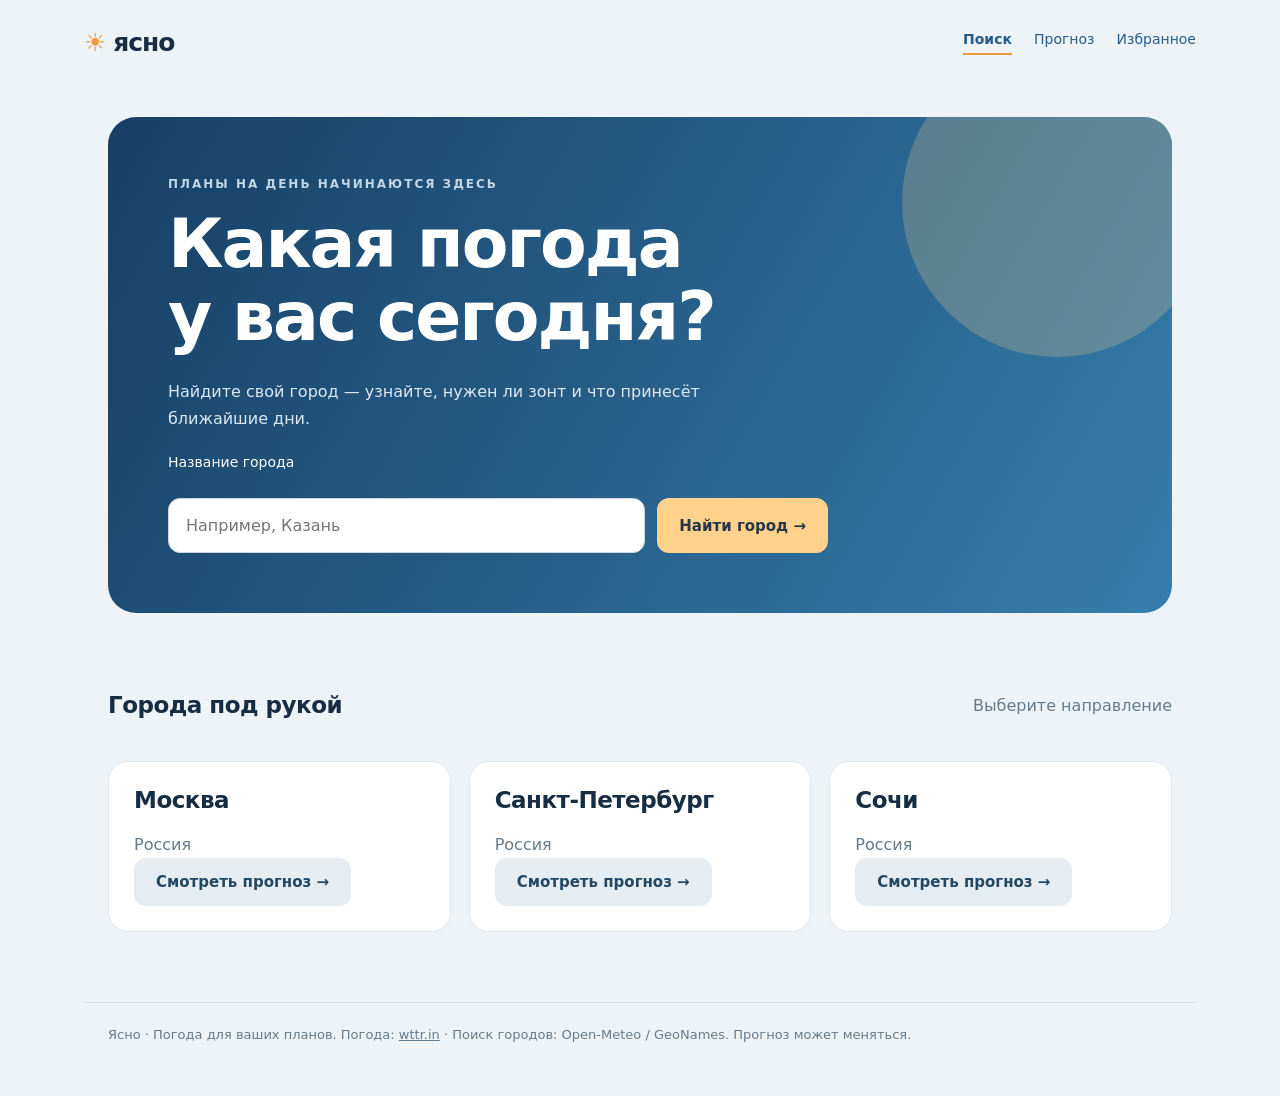
<file: index.html>
<!doctype html>
<html lang="ru"><head><meta charset="UTF-8"><meta name="viewport" content="width=device-width, initial-scale=1"><meta name="description" content="Поиск городов, актуальная погода и прогноз на ближайшие дни."><title>Погода начинается с города — Ясно</title><link rel="stylesheet" href="style.css"><script defer src="app.js"></script></head>
<body data-page="search"><header><a href="index.html" class="brand"><span>☀</span> ясно</a><nav aria-label="Основная навигация"><a href="index.html" aria-current="page">Поиск</a><a href="forecast.html">Прогноз</a><a href="favorites.html">Избранное</a></nav></header><main><section class="hero"><div class="sun" aria-hidden="true"></div><div class="eyebrow">Планы на день начинаются здесь</div><h1>Какая погода<br>у вас сегодня?</h1><p>Найдите свой город — узнайте, нужен ли зонт и что принесёт ближайшие дни.</p><form id="search"><label for="city">Название города</label><div class="search"><input id="city" name="city" placeholder="Например, Казань" required minlength="2" maxlength="120" autocomplete="off"><button type="submit">Найти город →</button></div></form></section><p id="status" class="status" role="status"></p><div id="results" class="result-list"></div><div class="topline"><h2>Города под рукой</h2><span class="muted">Выберите направление</span></div><div class="grid" id="popular"></div></main><footer>Ясно · Погода для ваших планов. Погода: <a href="https://wttr.in/" target="_blank" rel="noopener">wttr.in</a> · Поиск городов: Open-Meteo / GeoNames. Прогноз может меняться.</footer></body></html>
</file>
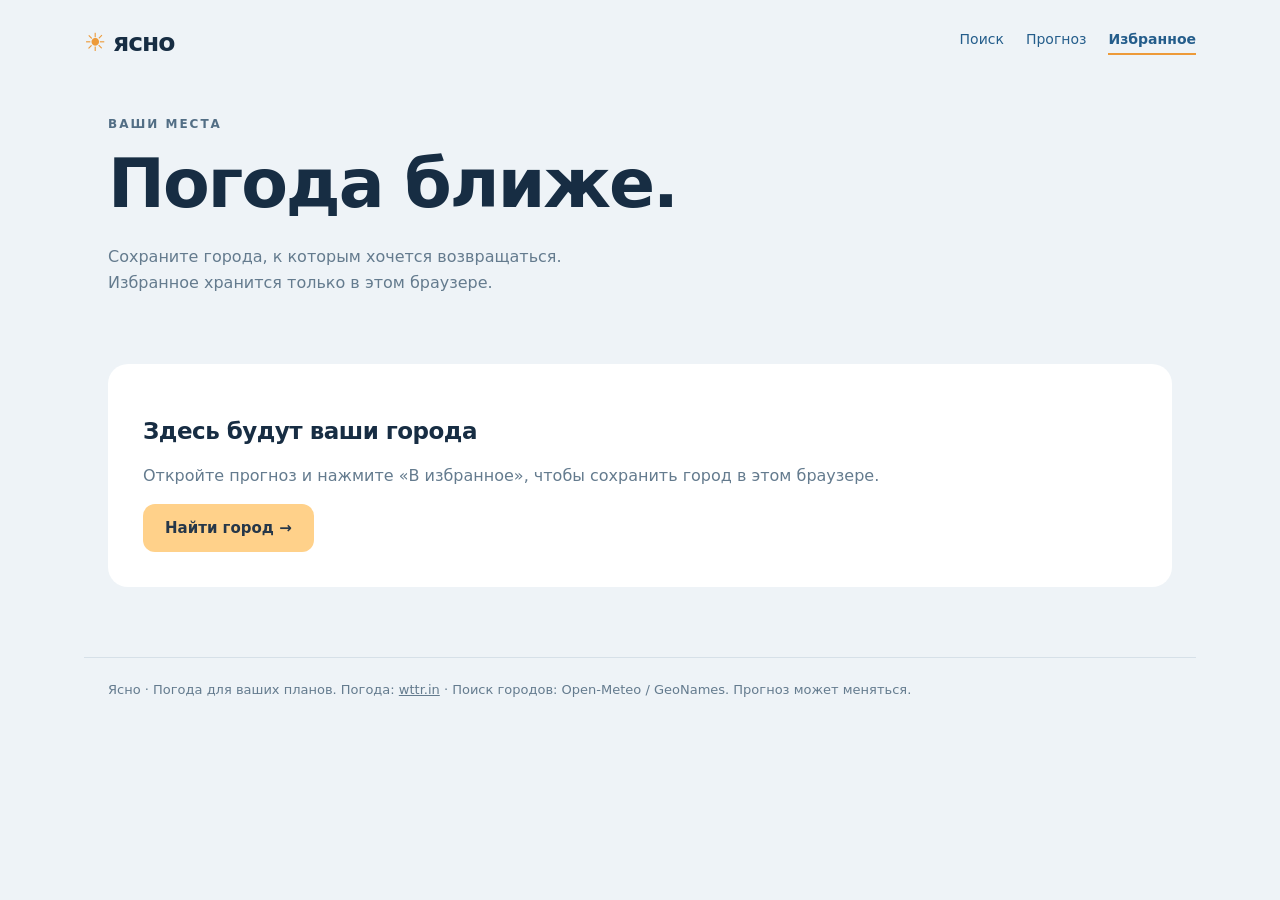
<file: favorites.html>
<!doctype html>
<html lang="ru"><head><meta charset="UTF-8"><meta name="viewport" content="width=device-width, initial-scale=1"><meta name="description" content="Поиск городов, актуальная погода и прогноз на ближайшие дни."><title>Избранные города — Ясно</title><link rel="stylesheet" href="style.css"><script defer src="app.js"></script></head>
<body data-page="favorites"><header><a href="index.html" class="brand"><span>☀</span> ясно</a><nav aria-label="Основная навигация"><a href="index.html">Поиск</a><a href="forecast.html">Прогноз</a><a href="favorites.html" aria-current="page">Избранное</a></nav></header><main><div class="eyebrow">Ваши места</div><h1>Погода ближе.</h1><p class="muted">Сохраните города, к которым хочется возвращаться.<br>Избранное хранится только в этом браузере.</p><p id="status" class="status" role="status"></p><div id="saved" class="grid"></div></main><footer>Ясно · Погода для ваших планов. Погода: <a href="https://wttr.in/" target="_blank" rel="noopener">wttr.in</a> · Поиск городов: Open-Meteo / GeoNames. Прогноз может меняться.</footer></body></html>
</file>
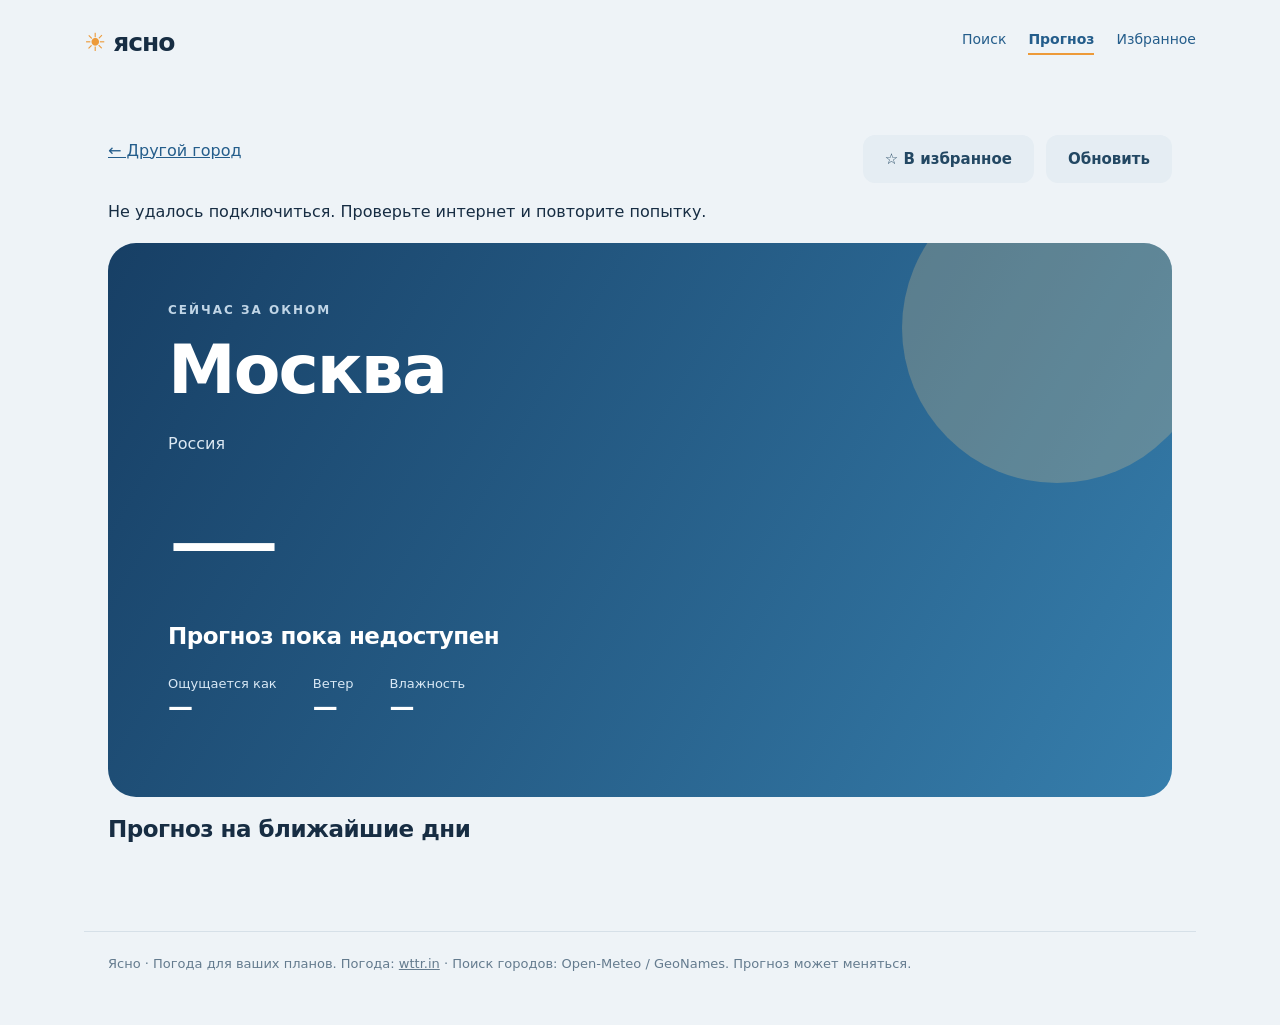
<file: forecast.html>
<!doctype html>
<html lang="ru"><head><meta charset="UTF-8"><meta name="viewport" content="width=device-width, initial-scale=1"><meta name="description" content="Поиск городов, актуальная погода и прогноз на ближайшие дни."><title>Прогноз погоды — Ясно</title><link rel="stylesheet" href="style.css"><script defer src="app.js"></script></head>
<body data-page="forecast"><header><a href="index.html" class="brand"><span>☀</span> ясно</a><nav aria-label="Основная навигация"><a href="index.html">Поиск</a><a href="forecast.html" aria-current="page">Прогноз</a><a href="favorites.html">Избранное</a></nav></header><main><div class="topline"><a href="index.html">← Другой город</a><div class="actions"><button id="favorite" class="secondary" aria-pressed="false">☆ В избранное</button><button id="refresh" class="secondary">Обновить</button></div></div><p id="status" class="status" role="status"></p><section class="hero"><div class="sun" aria-hidden="true"></div><div class="eyebrow">Сейчас за окном</div><h1 id="city-name">Прогноз</h1><p id="region"></p><div class="temperature" id="temperature">—</div><h2 id="condition">Ожидаем данные</h2><div class="metrics"><div><span>Ощущается как</span><strong id="feels">—</strong></div><div><span>Ветер</span><strong id="wind">—</strong></div><div><span>Влажность</span><strong id="humidity">—</strong></div></div><p id="updated"></p></section><h2 id="forecast-heading">Прогноз на ближайшие дни</h2><div class="days" id="days"></div></main><footer>Ясно · Погода для ваших планов. Погода: <a href="https://wttr.in/" target="_blank" rel="noopener">wttr.in</a> · Поиск городов: Open-Meteo / GeoNames. Прогноз может меняться.</footer></body></html>
</file>
<file: style.css>
*{box-sizing:border-box}body{margin:0;background:#eef3f7;color:#172d43;font-family:system-ui,-apple-system,sans-serif}header{max-width:1160px;margin:auto;display:flex;justify-content:space-between;align-items:center;padding:28px 24px}.brand{font-size:25px;font-weight:800;color:#172d43;text-decoration:none;letter-spacing:-1px}.brand span{color:#ed9a39}nav{display:flex;gap:22px}a{color:#245d8b}nav a{text-decoration:none;font-size:14px}nav a[aria-current]{font-weight:750;border-bottom:2px solid #ed9a39;padding-bottom:6px}main{max-width:1112px;margin:32px auto 70px;padding:0 24px}h1{font-size:clamp(36px,6vw,68px);line-height:1.08;letter-spacing:-2px;margin:16px 0 24px}h2{font-size:23px;letter-spacing:-.5px}.eyebrow{text-transform:uppercase;font-size:12px;letter-spacing:2px;font-weight:700;color:#526e85}.hero{border-radius:28px;padding:clamp(24px,5vw,60px);background:linear-gradient(120deg,#173f65,#367eac);color:#fff;position:relative;overflow:hidden}.hero .eyebrow{color:#c0d5e6}.hero p{max-width:540px;line-height:1.7;color:#dce8f3}.sun{position:absolute;right:-40px;top:-70px;width:310px;height:310px;background:#ffd48c;border-radius:50%;opacity:.23;pointer-events:none}.hero>*:not(.sun){position:relative}.search{display:flex;gap:12px;margin-top:28px;max-width:660px}input{min-width:0;flex:1;border:1px solid #cad7e1;border-radius:12px;padding:17px;font:inherit}button,.button{display:inline-block;border:0;border-radius:12px;padding:15px 22px;background:#ffd18a;color:#263749;font:600 15px system-ui;cursor:pointer;text-decoration:none}button:hover,.button:hover{filter:brightness(.95)}button:disabled{opacity:.6;cursor:wait}:focus-visible{outline:3px solid #e58d28;outline-offset:4px}.secondary{background:#e5edf3;color:#234863}.grid{display:grid;grid-template-columns:repeat(auto-fit,minmax(220px,1fr));gap:18px;margin:24px 0}.card{padding:25px;background:white;border:1px solid #e0e7ed;border-radius:20px}.card h2{margin-top:0}.muted{color:#647b8e;line-height:1.6}.card a{font-weight:650}.actions{display:flex;gap:12px;flex-wrap:wrap;margin-top:18px}.status{min-height:28px;margin:16px 0;line-height:1.6}.temperature{font-size:clamp(65px,12vw,112px);letter-spacing:-6px;margin:10px 0;font-weight:500}.metrics{display:flex;gap:36px;flex-wrap:wrap;margin-top:24px}.metrics strong{display:block;font-size:25px}.metrics span{font-size:13px;color:#d8e8f5}.days{display:grid;grid-template-columns:repeat(auto-fit,minmax(140px,1fr));gap:10px}.day{background:white;padding:20px 10px;text-align:center;border-radius:16px}.day .icon{font-size:30px;margin:15px 0}.day small{display:block;color:#536e83;margin-top:8px}.empty{padding:35px;background:#fff;border-radius:20px}footer{max-width:1112px;margin:30px auto;padding:24px;color:#647b8e;font-size:13px;border-top:1px solid #d6e0e8}footer a{color:inherit}.topline{display:flex;align-items:center;justify-content:space-between;gap:20px}.result-list{display:grid;gap:12px}.result-list .card{display:flex;justify-content:space-between;align-items:center;gap:20px}.result-list h2{margin-bottom:6px}label{display:block;margin-top:22px;font-size:14px}@media(max-width:700px){header{align-items:flex-start;gap:20px;flex-direction:column}nav{gap:18px}.days{grid-template-columns:repeat(2,1fr)}.search{flex-direction:column}.result-list .card{align-items:flex-start;flex-direction:column}.topline{align-items:flex-start;flex-direction:column}main{margin-top:10px}.hero{border-radius:20px}}
</file>
